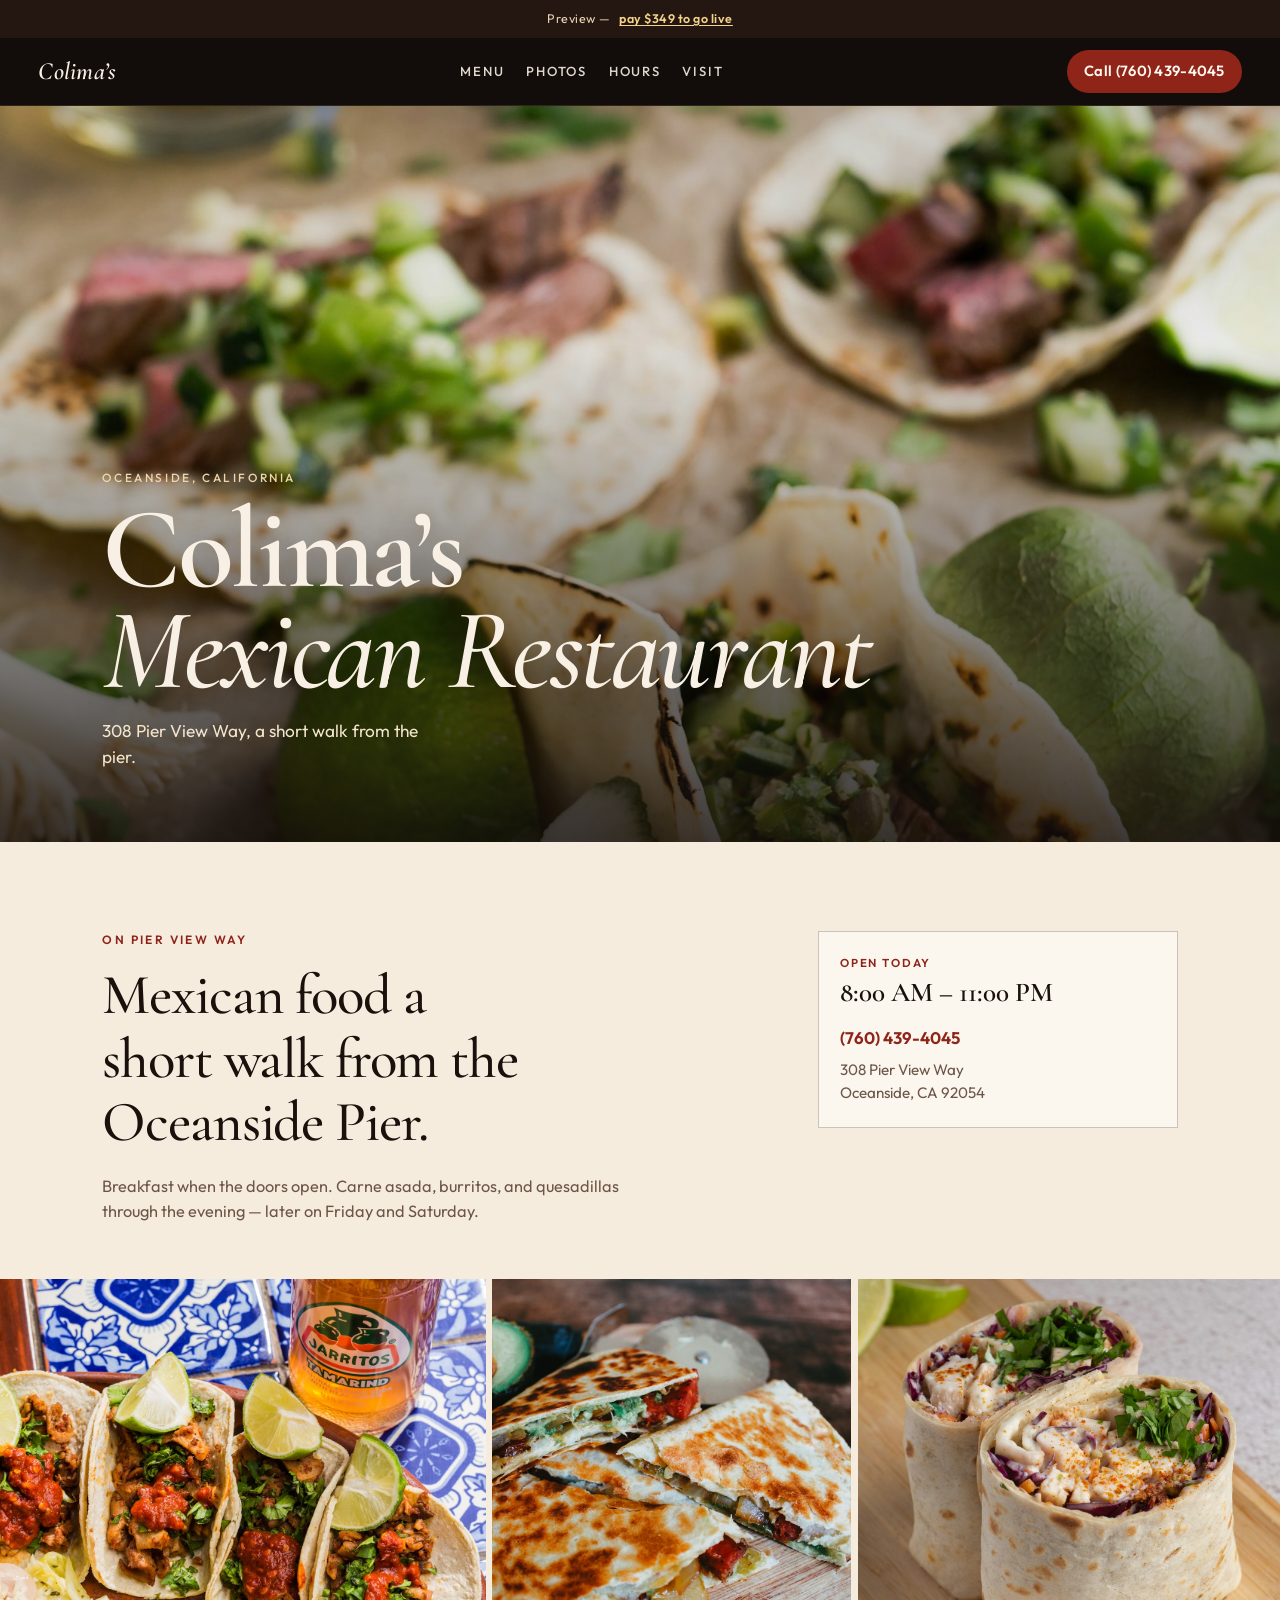
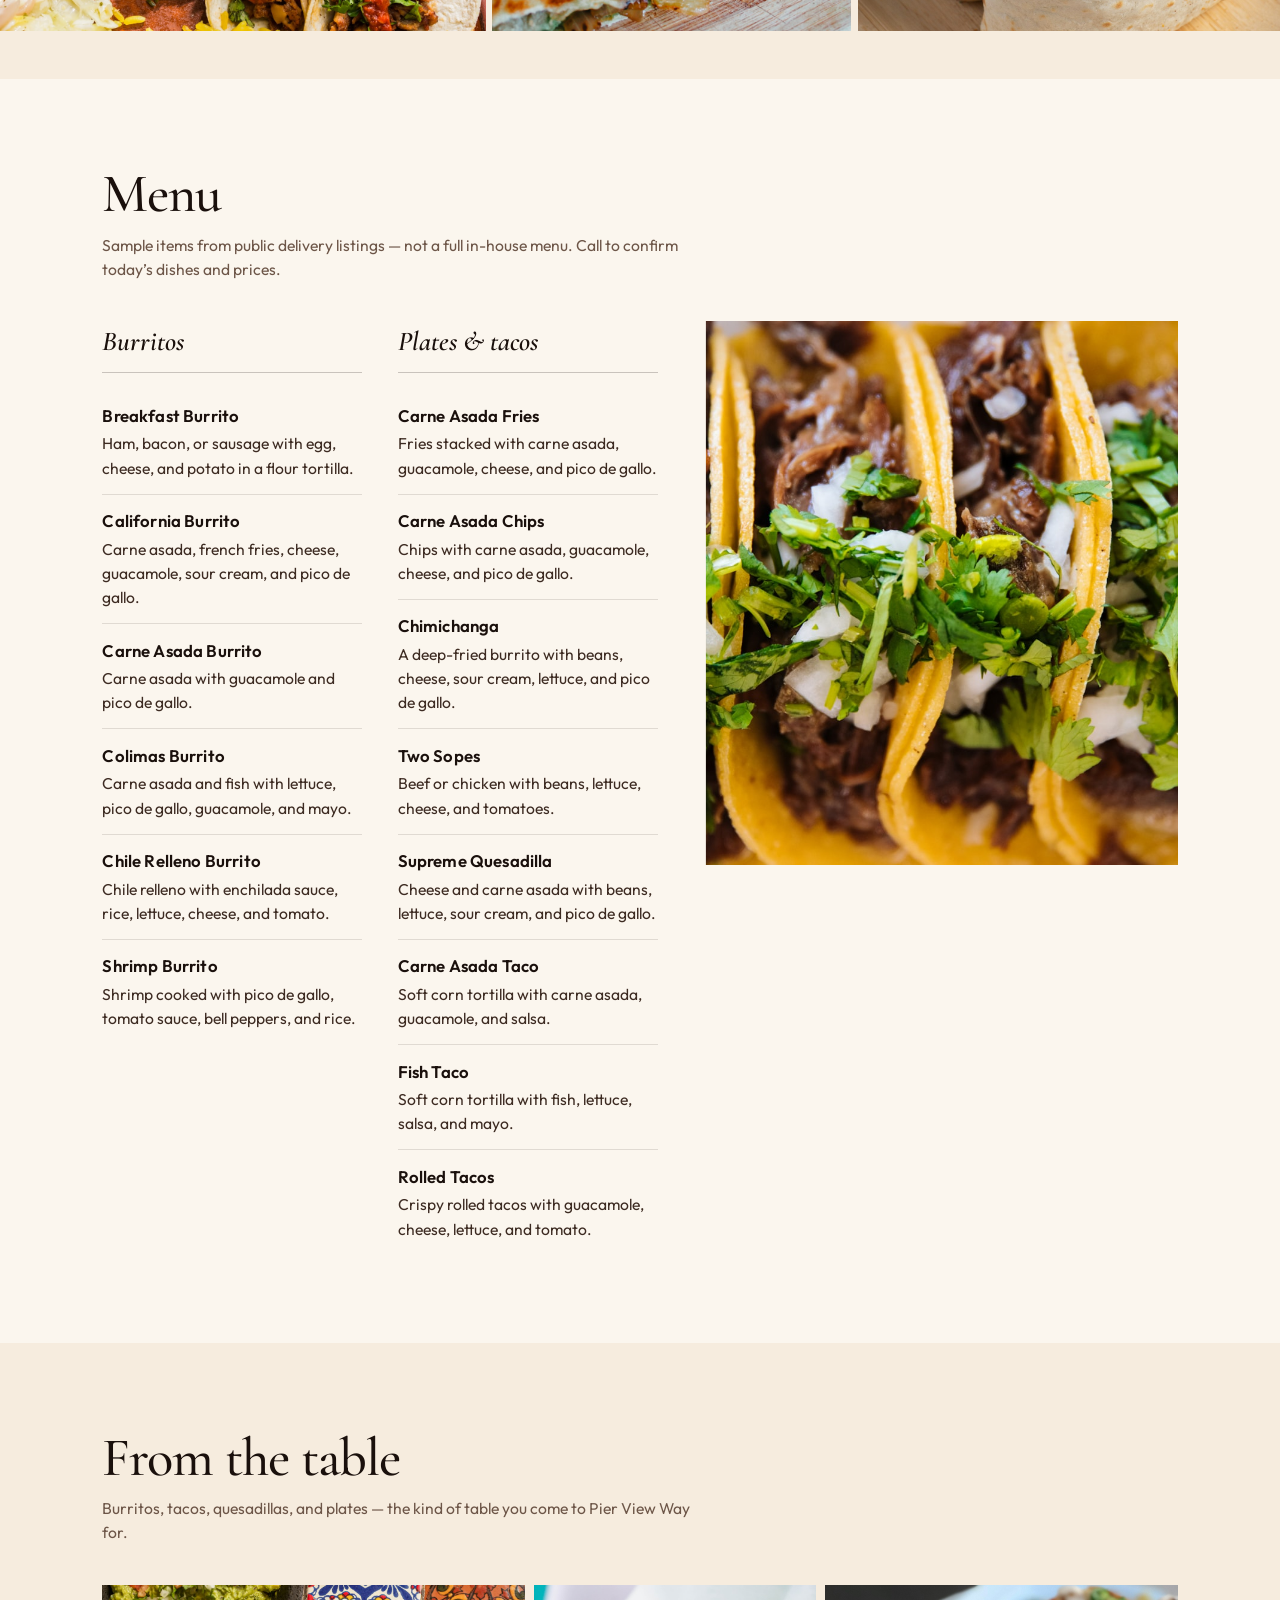
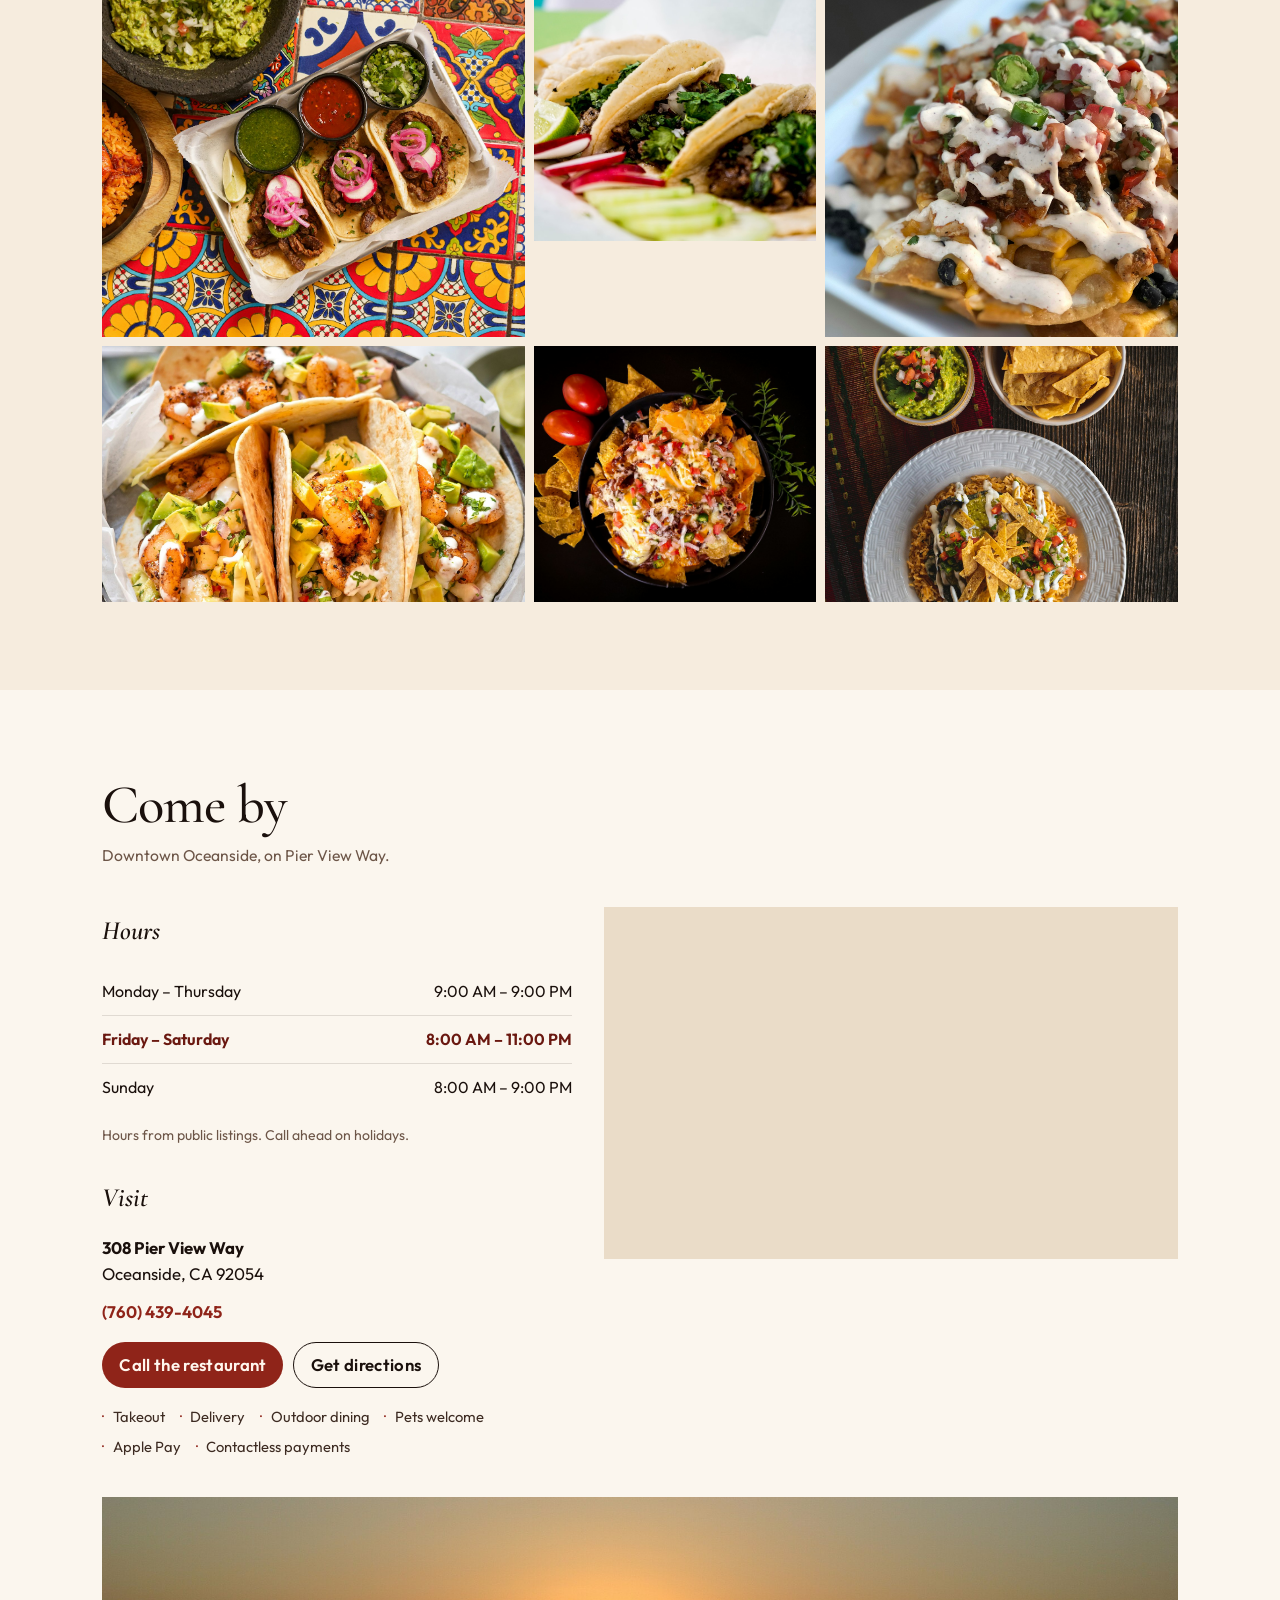
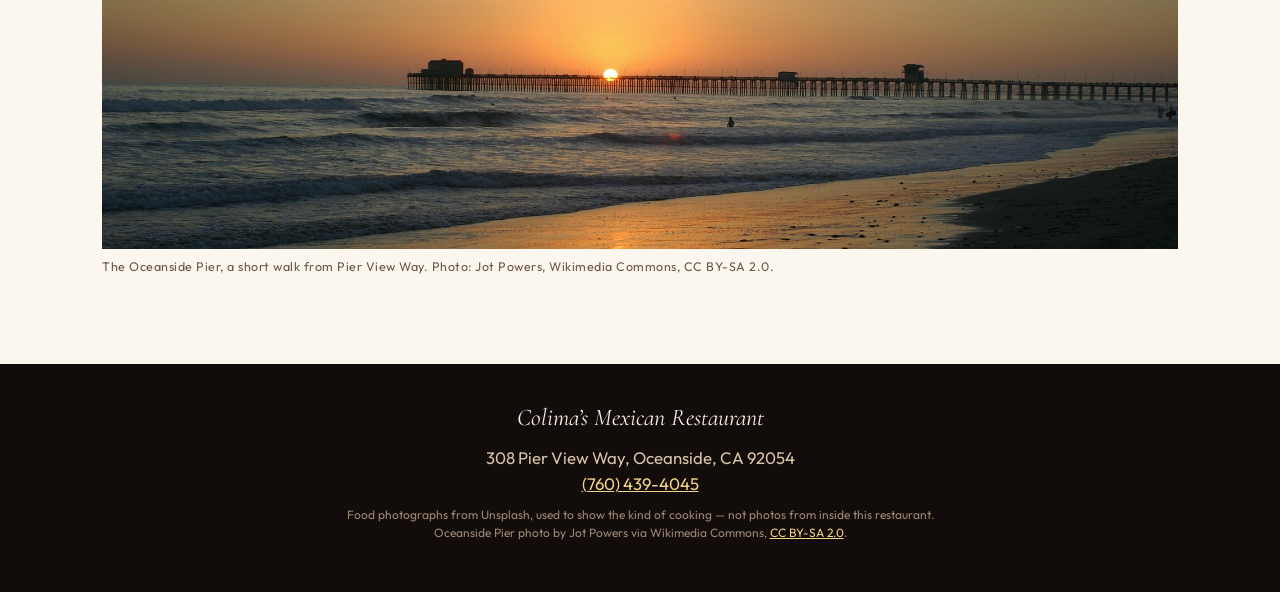
<file: index.html>
<!DOCTYPE html>
<html lang="en">
<head>
  <meta charset="utf-8">
  <meta name="viewport" content="width=device-width, initial-scale=1">
  <meta http-equiv="refresh" content="0; url=sites/colimas/">
  <link rel="canonical" href="sites/colimas/">
  <title>Colima’s Mexican Restaurant — preview</title>
</head>
<body>
  <p><a href="sites/colimas/">Open the Colima’s Mexican Restaurant preview</a></p>
  <script>location.replace("sites/colimas/");</script>
</body>
</html>
</file>
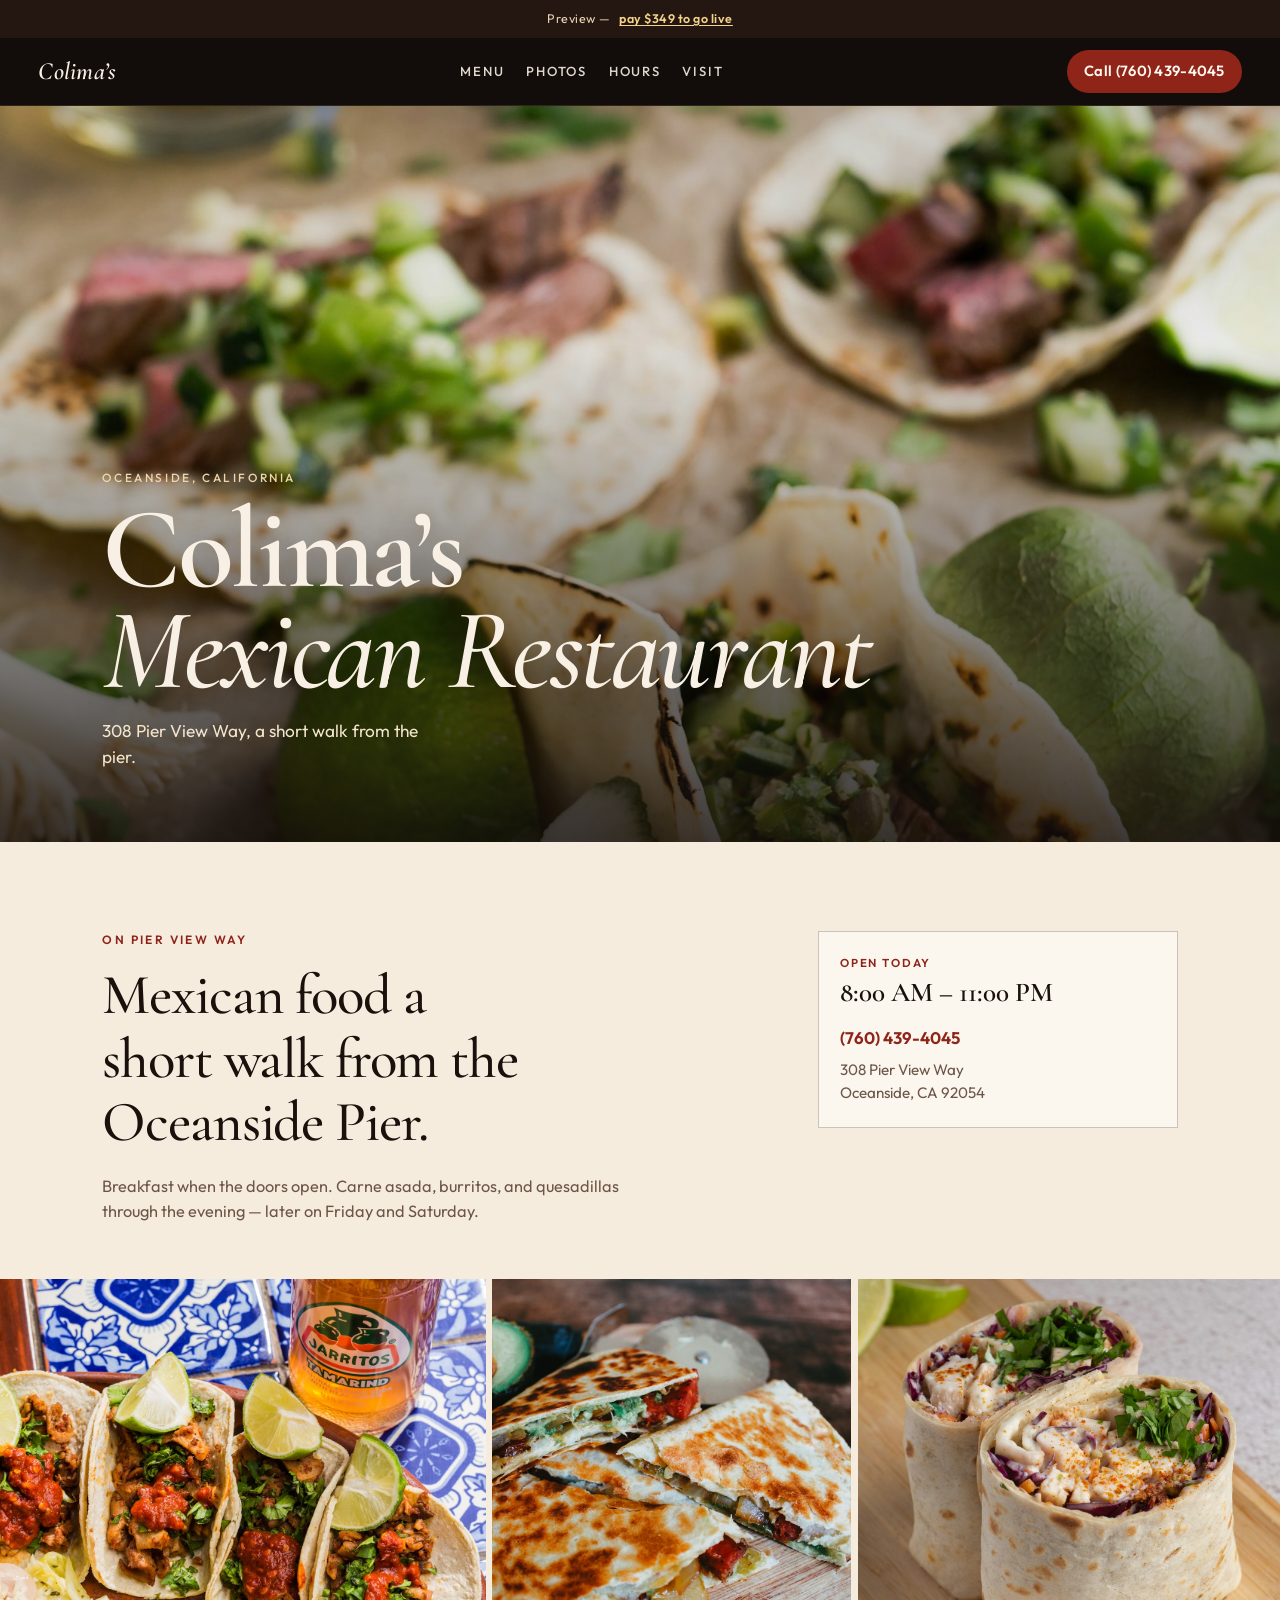
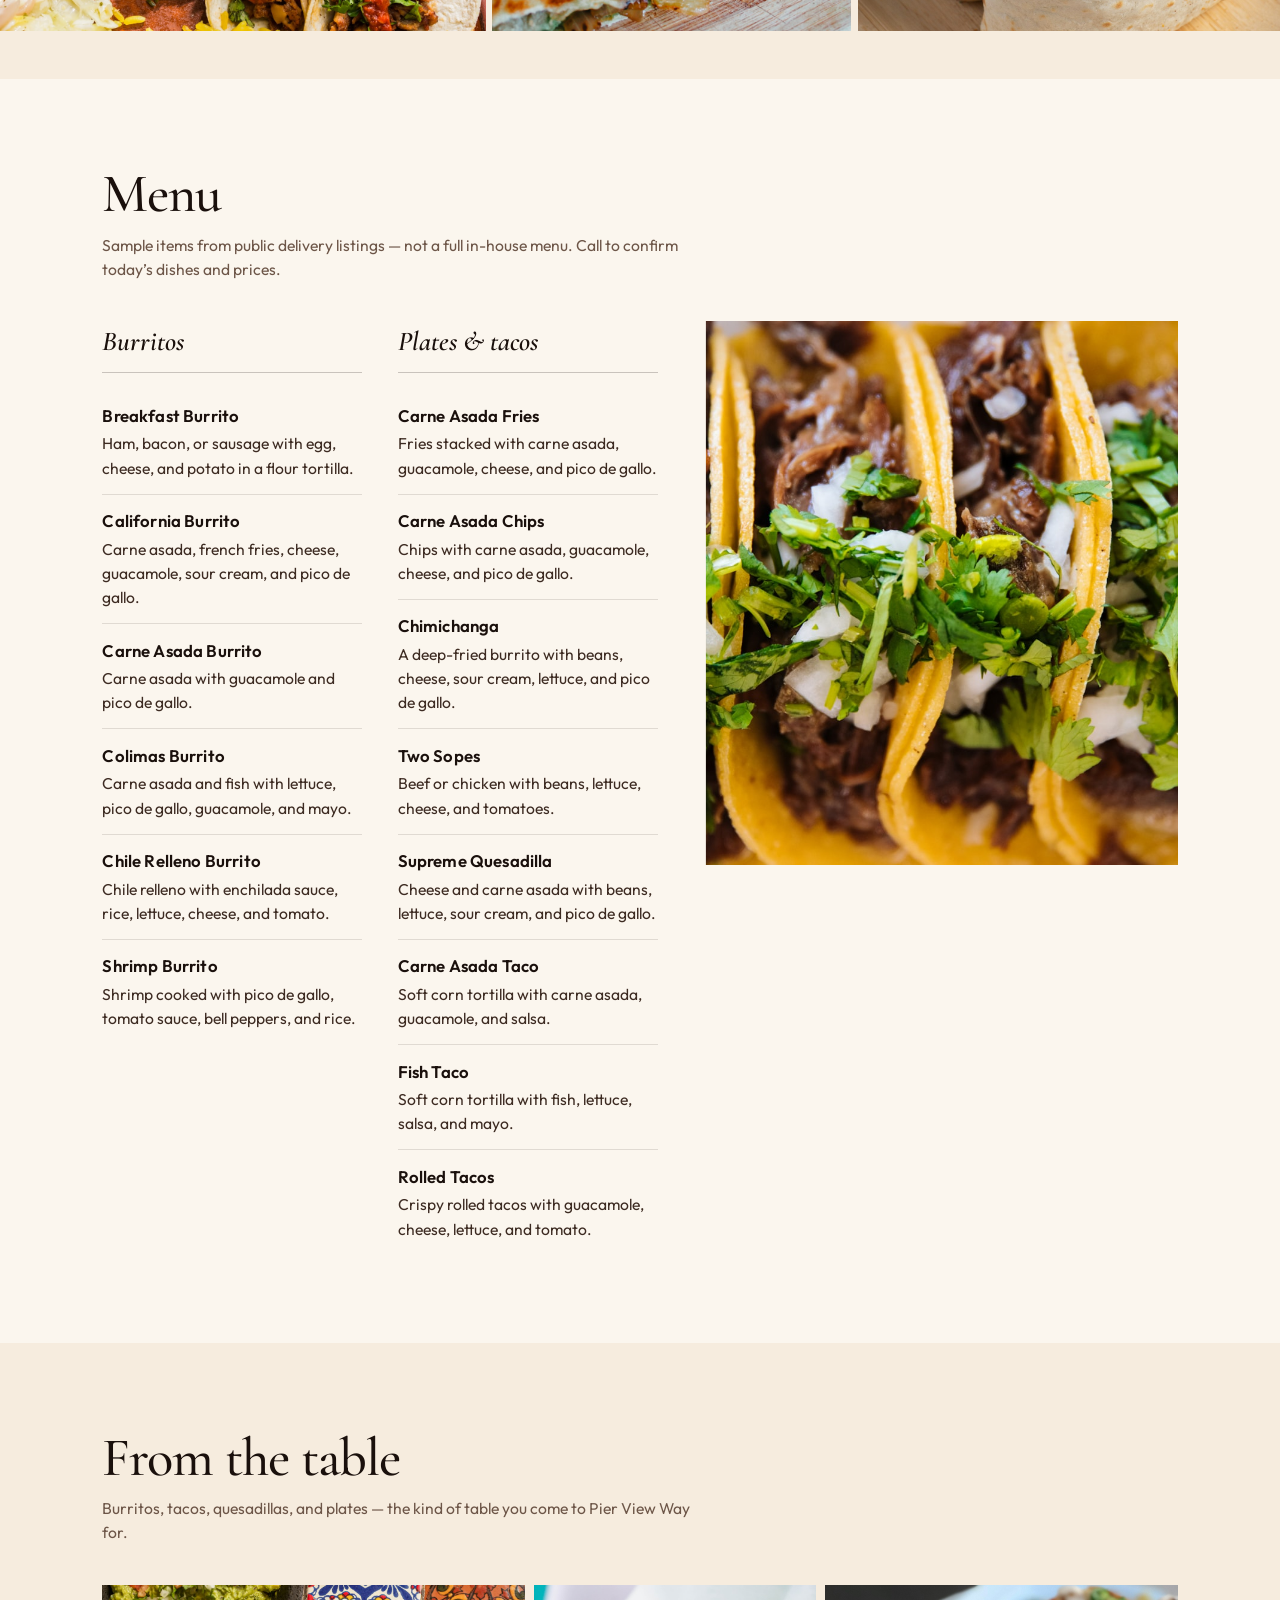
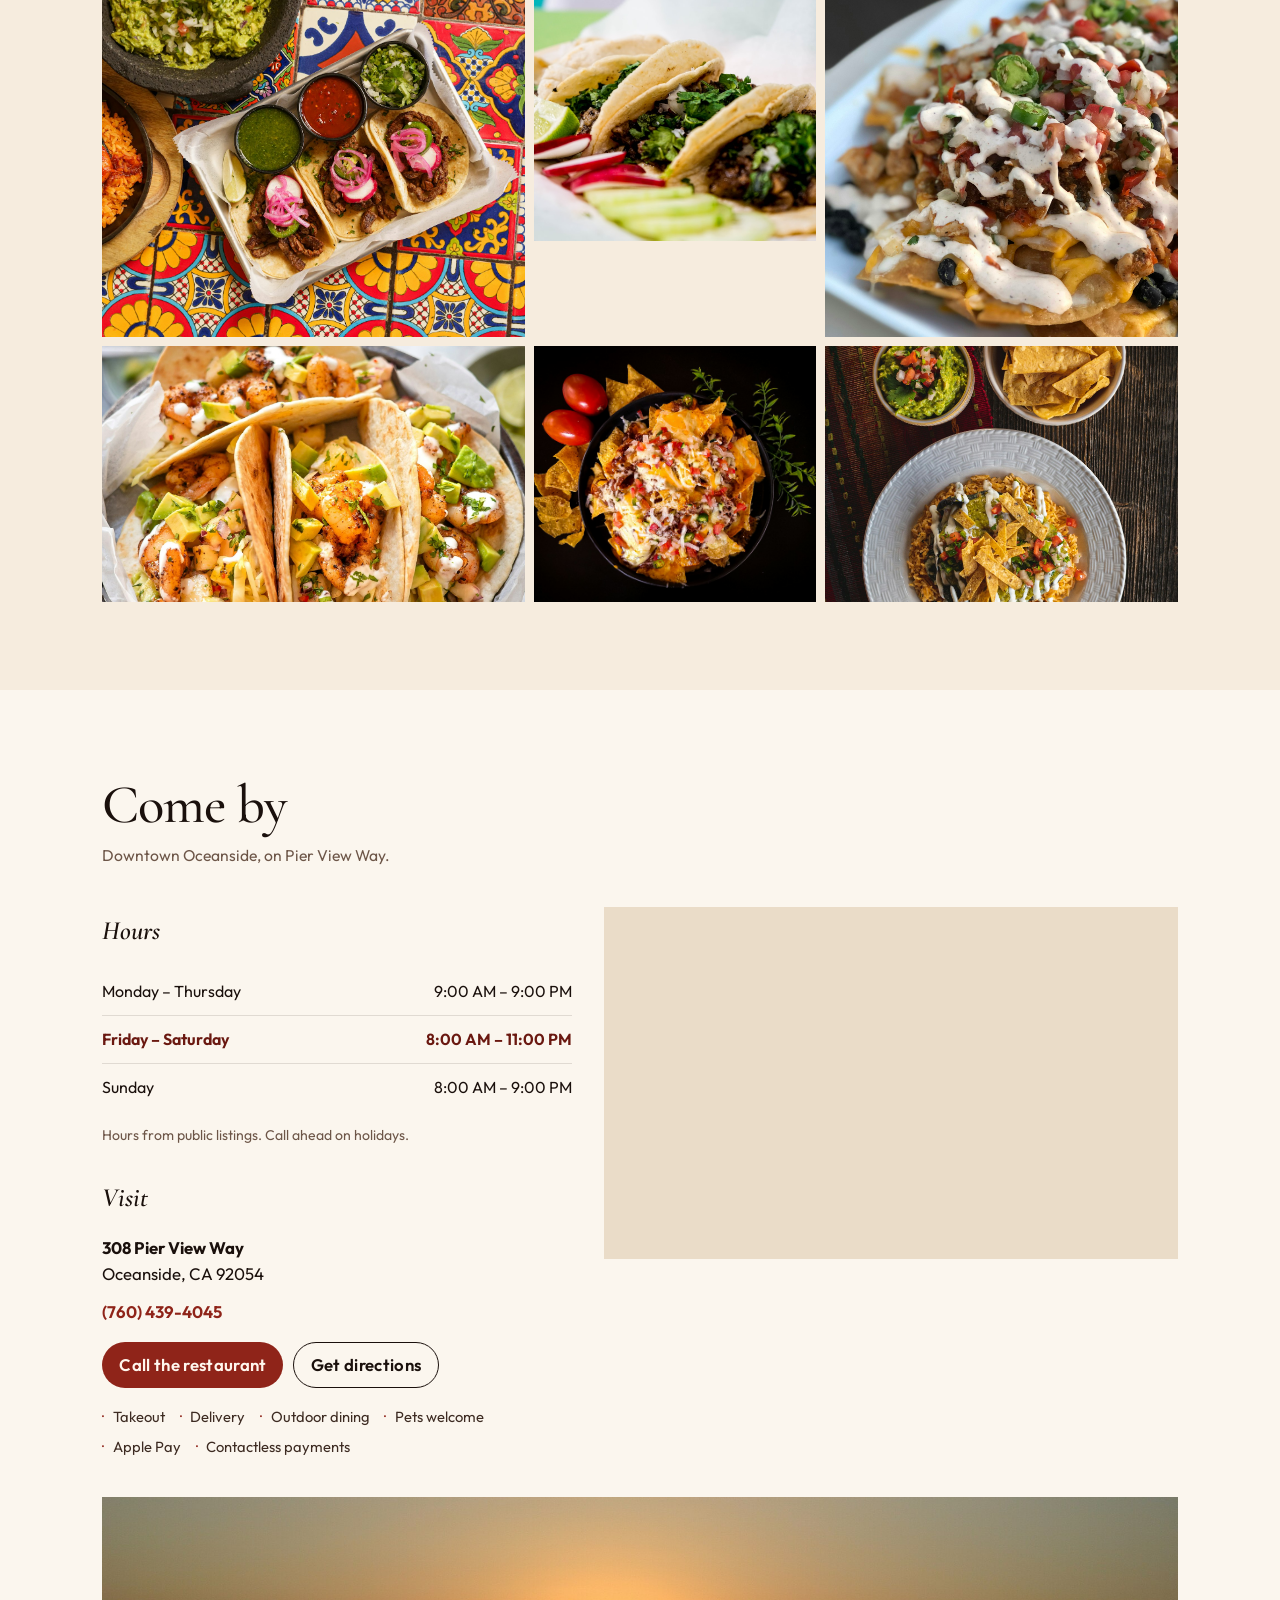
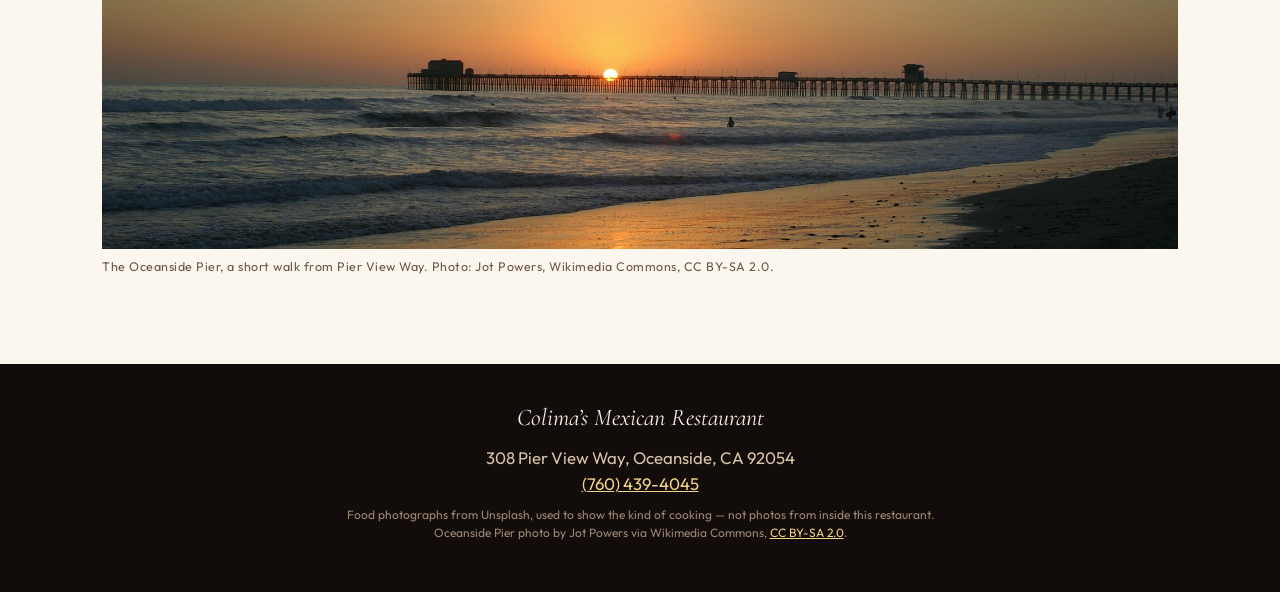
<file: sites/colimas/index.html>
<!DOCTYPE html>
<html lang="en">
<head>
  <meta charset="utf-8">
  <meta name="viewport" content="width=device-width, initial-scale=1">
  <meta name="theme-color" content="#120C0A">
  <meta name="description" content="Colima’s Mexican Restaurant at 308 Pier View Way, Oceanside, CA. Call (760) 439-4045.">
  <title>Colima’s Mexican Restaurant — Oceanside, CA</title>
  <link rel="icon" href="assets/favicon.svg" type="image/svg+xml">
  <link rel="canonical" href="https://gitcuzzi.github.io/cuzzi-jobss/sites/colimas/">
  <meta property="og:title" content="Colima’s Mexican Restaurant — Oceanside, CA">
  <meta property="og:description" content="Mexican food on Pier View Way, a short walk from the Oceanside Pier.">
  <meta property="og:type" content="website">
  <meta property="og:image" content="assets/images/taco-lime.jpg">
  <link rel="preload" as="image" href="assets/images/taco-lime.jpg">
  <link rel="preconnect" href="https://fonts.googleapis.com">
  <link rel="preconnect" href="https://fonts.gstatic.com" crossorigin>
  <link href="https://fonts.googleapis.com/css2?family=Cormorant+Garamond:ital,wght@0,500;0,600;1,500;1,600&family=Outfit:wght@400;500;600&display=swap" rel="stylesheet">
  <link rel="stylesheet" href="assets/styles.css">
  <script type="application/ld+json">
  {
    "@context": "https://schema.org",
    "@type": "Restaurant",
    "name": "Colima's Mexican Restaurant",
    "servesCuisine": "Mexican",
    "telephone": "+1-760-439-4045",
    "address": {
      "@type": "PostalAddress",
      "streetAddress": "308 Pier View Way",
      "addressLocality": "Oceanside",
      "addressRegion": "CA",
      "postalCode": "92054",
      "addressCountry": "US"
    },
    "url": "https://gitcuzzi.github.io/cuzzi-jobss/sites/colimas/",
    "openingHoursSpecification": [
      {
        "@type": "OpeningHoursSpecification",
        "dayOfWeek": ["Monday", "Tuesday", "Wednesday", "Thursday"],
        "opens": "09:00",
        "closes": "21:00"
      },
      {
        "@type": "OpeningHoursSpecification",
        "dayOfWeek": ["Friday", "Saturday"],
        "opens": "08:00",
        "closes": "23:00"
      },
      {
        "@type": "OpeningHoursSpecification",
        "dayOfWeek": "Sunday",
        "opens": "08:00",
        "closes": "21:00"
      }
    ]
  }
  </script>
</head>
<body>
  <a class="skip" href="#menu">Skip to menu</a>

  <div class="preview">
    Preview — <a href="https://www.paypal.com/invoice/p/#NQBCDNTKDFWH4Y24">pay $349 to go live</a>
  </div>

  <header class="site-header">
    <a class="wordmark" href="#top">Colima’s</a>
    <nav class="nav" aria-label="Primary">
      <a href="#menu">Menu</a>
      <a href="#photos">Photos</a>
      <a href="#visit">Hours</a>
      <a href="#visit">Visit</a>
    </nav>
    <a class="btn btn-call header-call" href="tel:+17604394045">Call&nbsp;<span class="full-phone">(760) 439-4045</span></a>
  </header>

  <section class="hero" id="top">
    <div class="hero-media" aria-hidden="true">
      <img src="assets/images/taco-lime.jpg" alt="" width="1400" height="933">
    </div>
    <div class="hero-copy">
      <p class="eyebrow">Oceanside, California</p>
      <h1>Colima’s<br><em>Mexican Restaurant</em></h1>
      <p class="hero-sub">308 Pier View Way, a short walk from the pier.</p>
    </div>
  </section>

  <section class="intro">
    <div class="wrap intro-grid">
      <div>
        <p class="intro-kicker">On Pier View Way</p>
        <p class="lede">Mexican food a short walk from the Oceanside Pier.</p>
        <p class="lede-note">Breakfast when the doors open. Carne asada, burritos, and quesadillas through the evening — later on Friday and Saturday.</p>
      </div>
      <aside class="hours-card" aria-label="Hours and phone">
        <p class="hours-card-kicker">Open today</p>
        <p class="hours-card-today" id="open-today">8:00 AM – 9:00 PM</p>
        <p class="hours-card-phone"><a href="tel:+17604394045">(760) 439-4045</a></p>
        <p class="hours-card-addr">308 Pier View Way<br>Oceanside, CA 92054</p>
      </aside>
    </div>
  </section>

  <div class="band" aria-hidden="false">
    <figure>
      <img src="assets/images/asada.jpg" alt="Street tacos with cilantro, onion, salsa, and lime on a clay platter" width="1400" height="933">
    </figure>
    <figure>
      <img src="assets/images/quesadilla.jpg" alt="Grilled quesadilla wedges with melted cheese and guacamole" width="1400" height="933">
    </figure>
    <figure>
      <img src="assets/images/burrito.jpg" alt="A cut burrito showing grilled meat, cabbage, and cilantro" width="1400" height="933">
    </figure>
  </div>

  <section class="section menu" id="menu">
    <div class="wrap">
      <div class="section-head">
        <h2>Menu</h2>
        <p class="section-note">Sample items from public delivery listings — not a full in-house menu. Call to confirm today’s dishes and prices.</p>
      </div>

      <div class="menu-grid">
        <div class="menu-copy">
          <div class="menu-block">
            <h3>Burritos</h3>
            <ul class="dishes">
              <li>
                <span class="dish">Breakfast Burrito</span>
                <p>Ham, bacon, or sausage with egg, cheese, and potato in a flour tortilla.</p>
              </li>
              <li>
                <span class="dish">California Burrito</span>
                <p>Carne asada, french fries, cheese, guacamole, sour cream, and pico de gallo.</p>
              </li>
              <li>
                <span class="dish">Carne Asada Burrito</span>
                <p>Carne asada with guacamole and pico de gallo.</p>
              </li>
              <li>
                <span class="dish">Colimas Burrito</span>
                <p>Carne asada and fish with lettuce, pico de gallo, guacamole, and mayo.</p>
              </li>
              <li>
                <span class="dish">Chile Relleno Burrito</span>
                <p>Chile relleno with enchilada sauce, rice, lettuce, cheese, and tomato.</p>
              </li>
              <li>
                <span class="dish">Shrimp Burrito</span>
                <p>Shrimp cooked with pico de gallo, tomato sauce, bell peppers, and rice.</p>
              </li>
            </ul>
          </div>

          <div class="menu-block">
            <h3>Plates &amp; tacos</h3>
            <ul class="dishes">
              <li>
                <span class="dish">Carne Asada Fries</span>
                <p>Fries stacked with carne asada, guacamole, cheese, and pico de gallo.</p>
              </li>
              <li>
                <span class="dish">Carne Asada Chips</span>
                <p>Chips with carne asada, guacamole, cheese, and pico de gallo.</p>
              </li>
              <li>
                <span class="dish">Chimichanga</span>
                <p>A deep-fried burrito with beans, cheese, sour cream, lettuce, and pico de gallo.</p>
              </li>
              <li>
                <span class="dish">Two Sopes</span>
                <p>Beef or chicken with beans, lettuce, cheese, and tomatoes.</p>
              </li>
              <li>
                <span class="dish">Supreme Quesadilla</span>
                <p>Cheese and carne asada with beans, lettuce, sour cream, and pico de gallo.</p>
              </li>
              <li>
                <span class="dish">Carne Asada Taco</span>
                <p>Soft corn tortilla with carne asada, guacamole, and salsa.</p>
              </li>
              <li>
                <span class="dish">Fish Taco</span>
                <p>Soft corn tortilla with fish, lettuce, salsa, and mayo.</p>
              </li>
              <li>
                <span class="dish">Rolled Tacos</span>
                <p>Crispy rolled tacos with guacamole, cheese, lettuce, and tomato.</p>
              </li>
            </ul>
          </div>
        </div>

        <figure class="menu-visual">
          <img src="assets/images/tacos-cilantro.jpg" alt="Close-up of corn tortillas filled with shredded meat, onion, and cilantro" width="1400" height="933">
        </figure>
      </div>
    </div>
  </section>

  <section class="section gallery-section" id="photos">
    <div class="wrap">
      <div class="section-head">
        <h2>From the table</h2>
        <p class="section-note">Burritos, tacos, quesadillas, and plates — the kind of table you come to Pier View Way for.</p>
      </div>
      <div class="gallery">
        <figure class="wide">
          <img src="assets/images/table.jpg" alt="Tacos, guacamole in a molcajete, and salsas on painted tile" width="1600" height="1067">
        </figure>
        <figure>
          <img src="assets/images/nachos.jpg" alt="Street tacos with cilantro, onion, radish, and lime" width="1400" height="933">
        </figure>
        <figure class="tall">
          <img src="assets/images/salsa.jpg" alt="Loaded nachos with pico de gallo, jalapeño, and crema" width="1400" height="933">
        </figure>
        <figure>
          <img src="assets/images/tacos-plate.jpg" alt="Shrimp tacos with avocado and crema" width="1400" height="933">
        </figure>
        <figure>
          <img src="assets/images/bowl.jpg" alt="A plate of cheese nachos with pico de gallo" width="1400" height="933">
        </figure>
        <figure>
          <img src="assets/images/chips.jpg" alt="Rice plate with guacamole and tortilla chips" width="1400" height="933">
        </figure>
      </div>
    </div>
  </section>

  <section class="section visit" id="visit">
    <div class="wrap">
      <div class="section-head">
        <h2>Come by</h2>
        <p class="section-note">Downtown Oceanside, on Pier View Way.</p>
      </div>

      <div class="visit-grid">
        <div class="panel">
          <h3>Hours</h3>
          <ul class="hours">
            <li data-days="1,2,3,4"><span>Monday – Thursday</span><span>9:00 AM – 9:00 PM</span></li>
            <li data-days="5,6"><span>Friday – Saturday</span><span>8:00 AM – 11:00 PM</span></li>
            <li data-days="0"><span>Sunday</span><span>8:00 AM – 9:00 PM</span></li>
          </ul>
          <p class="hours-note">Hours from public listings. Call ahead on holidays.</p>

          <h3 class="spaced">Visit</h3>
          <address class="address-block">
            <p>
              <strong>308 Pier View Way</strong><br>
              Oceanside, CA 92054
            </p>
            <p><a href="tel:+17604394045">(760) 439-4045</a></p>
          </address>
          <div class="visit-actions">
            <a class="btn btn-call" href="tel:+17604394045">Call the restaurant</a>
            <a class="btn btn-ghost" href="https://maps.google.com/?q=308+Pier+View+Way,+Oceanside,+CA+92054">Get directions</a>
          </div>
          <ul class="amenities">
            <li>Takeout</li>
            <li>Delivery</li>
            <li>Outdoor dining</li>
            <li>Pets welcome</li>
            <li>Apple Pay</li>
            <li>Contactless payments</li>
          </ul>
        </div>

        <div class="map-wrap">
          <iframe
            title="Map of Colima’s Mexican Restaurant at 308 Pier View Way, Oceanside"
            src="https://maps.google.com/maps?q=308+Pier+View+Way,+Oceanside,+CA+92054&amp;z=16&amp;output=embed"
            loading="lazy"
            referrerpolicy="no-referrer-when-downgrade"
            allowfullscreen>
          </iframe>
        </div>
      </div>

      <figure class="place-photo">
        <img src="assets/images/oceanside-pier.jpg" alt="Sunset at the Oceanside Pier" width="1920" height="863">
        <figcaption>The Oceanside Pier, a short walk from Pier View Way. Photo: Jot Powers, Wikimedia Commons, CC BY-SA 2.0.</figcaption>
      </figure>
    </div>
  </section>

  <footer class="site-footer">
    <p class="footer-name">Colima’s Mexican Restaurant</p>
    <p>308 Pier View Way, Oceanside, CA 92054<br>
      <a href="tel:+17604394045">(760) 439-4045</a>
    </p>
    <p class="credit">
      Food photographs from Unsplash, used to show the kind of cooking — not photos from inside this restaurant.<br>
      Oceanside Pier photo by Jot Powers via Wikimedia Commons, <a href="https://creativecommons.org/licenses/by-sa/2.0/">CC BY-SA 2.0</a>.
    </p>
  </footer>

  <div class="mobile-bar">
    <a class="btn btn-call" href="tel:+17604394045">Call</a>
    <a class="btn btn-solid" href="https://maps.google.com/?q=308+Pier+View+Way,+Oceanside,+CA+92054">Directions</a>
  </div>

  <script src="assets/site.js"></script>
</body>
</html>
</file>
<file: sites/colimas/assets/styles.css>
:root {
  --ink: #1a100c;
  --ink-soft: #3d2b22;
  --muted: #6d5648;
  --paper: #f6ecde;
  --paper-deep: #eadcc8;
  --bone: #fbf6ee;
  --chile: #8f2419;
  --chile-deep: #6a1810;
  --espresso: #120c0a;
  --brass: #c4a46a;
  --line: rgba(26, 16, 12, 0.12);
  --line-strong: rgba(26, 16, 12, 0.22);
  --display: "Cormorant Garamond", "Iowan Old Style", Georgia, serif;
  --sans: "Outfit", "Avenir Next", "Segoe UI", sans-serif;
  --max: 72rem;
  --gutter: clamp(1.15rem, 4vw, 2.4rem);
  --header-h: 4.25rem;
  --preview-h: 2.35rem;
}

*,
*::before,
*::after { box-sizing: border-box; }

html {
  scroll-behavior: smooth;
  scroll-padding-top: calc(var(--preview-h) + var(--header-h) + 0.5rem);
}

body {
  margin: 0;
  color: var(--ink);
  background: var(--bone);
  font-family: var(--sans);
  font-size: 1.05rem;
  line-height: 1.55;
  -webkit-font-smoothing: antialiased;
  text-rendering: optimizeLegibility;
}

img { display: block; max-width: 100%; height: auto; }
a { color: inherit; }

.skip {
  position: absolute;
  left: 0.75rem;
  top: -3rem;
  z-index: 40;
  background: var(--chile);
  color: #fff;
  padding: 0.5rem 0.8rem;
  text-decoration: none;
}
.skip:focus { top: 0.75rem; }

.preview {
  position: sticky;
  top: 0;
  z-index: 30;
  min-height: var(--preview-h);
  display: flex;
  align-items: center;
  justify-content: center;
  gap: 0.55rem;
  padding: 0.4rem var(--gutter);
  background: #241610;
  color: #e8d3b4;
  font-size: 0.78rem;
  letter-spacing: 0.04em;
  text-align: center;
}
.preview a {
  color: #f3d38a;
  font-weight: 600;
  text-decoration: underline;
  text-underline-offset: 0.15em;
}
.preview a:hover { color: #fff; }

.site-header {
  position: sticky;
  top: var(--preview-h);
  z-index: 20;
  display: flex;
  align-items: center;
  justify-content: space-between;
  gap: 1rem;
  min-height: var(--header-h);
  padding: 0.55rem var(--gutter);
  color: #f7efe3;
  background: var(--espresso);
  border-bottom: 1px solid rgba(243, 211, 138, 0.12);
}
.site-header.is-scrolled {
  box-shadow: 0 10px 30px rgba(18, 12, 10, 0.22);
}

.wordmark {
  text-decoration: none;
  font-family: var(--display);
  font-style: italic;
  font-weight: 600;
  font-size: 1.55rem;
  letter-spacing: 0.01em;
  line-height: 1;
}

.nav {
  display: none;
  align-items: center;
  gap: 1.35rem;
  font-size: 0.82rem;
  font-weight: 500;
  letter-spacing: 0.14em;
  text-transform: uppercase;
}
.nav a { text-decoration: none; opacity: 0.9; }
.nav a:hover { opacity: 1; }

.btn {
  display: inline-flex;
  align-items: center;
  justify-content: center;
  min-height: 2.7rem;
  padding: 0.55rem 1.05rem;
  border-radius: 999px;
  text-decoration: none;
  font-weight: 600;
  letter-spacing: 0.02em;
  white-space: nowrap;
  transition: transform 160ms ease, background 160ms ease, color 160ms ease;
}
.btn:hover { transform: translateY(-1px); }
.btn-call {
  background: var(--chile);
  color: #fff7ee;
}
.btn-call:hover { background: var(--chile-deep); }
.btn-ghost {
  background: transparent;
  color: var(--ink);
  border: 1px solid var(--ink);
}
.btn-solid {
  background: var(--ink);
  color: var(--paper);
}
.header-call { font-size: 0.92rem; }
.header-call .full-phone { display: none; }
@media (min-width: 560px) {
  .header-call .full-phone { display: inline; }
}

.hero {
  position: relative;
  min-height: min(38rem, calc(100svh - var(--preview-h) - var(--header-h)));
  display: grid;
  align-items: end;
  color: #f8f0e4;
  isolation: isolate;
}
.hero-media,
.hero-media img {
  position: absolute;
  inset: 0;
  width: 100%;
  height: 100%;
  object-fit: cover;
  object-position: center 42%;
}
.hero::after {
  content: "";
  position: absolute;
  inset: 0;
  background:
    linear-gradient(180deg, rgba(18, 12, 10, 0.18) 0%, rgba(18, 12, 10, 0.08) 32%, rgba(18, 12, 10, 0.82) 100%);
  z-index: 1;
}
.hero-copy {
  position: relative;
  z-index: 2;
  width: min(var(--max), 100%);
  margin: 0 auto;
  padding: 0 var(--gutter) clamp(2.4rem, 7vw, 4.4rem);
}
.eyebrow {
  margin: 0 0 0.7rem;
  font-size: 0.74rem;
  font-weight: 500;
  letter-spacing: 0.22em;
  text-transform: uppercase;
  color: #f0d7a8;
}
.hero h1 {
  margin: 0;
  font-family: var(--display);
  font-weight: 600;
  font-size: clamp(3.2rem, 11vw, 7.2rem);
  line-height: 0.88;
  letter-spacing: -0.03em;
  text-shadow: 0 18px 40px rgba(18, 12, 10, 0.45);
}
.hero h1 em {
  font-style: italic;
  font-weight: 500;
}
.hero-sub {
  margin: 1rem 0 0;
  max-width: 22rem;
  font-size: 1.08rem;
  color: #f3e4cc;
}

.wrap {
  width: min(var(--max), 100%);
  margin: 0 auto;
  padding: 0 var(--gutter);
}

.intro {
  padding: clamp(3.2rem, 8vw, 5.6rem) 0 clamp(2.4rem, 5vw, 3.4rem);
  background: var(--paper);
}
.intro-grid {
  display: grid;
  gap: 2rem;
}
.intro-kicker {
  margin: 0 0 0.9rem;
  color: var(--chile);
  font-size: 0.75rem;
  font-weight: 600;
  letter-spacing: 0.2em;
  text-transform: uppercase;
}
.lede {
  margin: 0;
  max-width: 18ch;
  font-family: var(--display);
  font-size: clamp(2.05rem, 5.4vw, 3.55rem);
  font-weight: 500;
  line-height: 1.12;
  letter-spacing: -0.02em;
}
.lede-note {
  margin: 1.2rem 0 0;
  max-width: 34rem;
  color: var(--muted);
  font-size: 1.02rem;
}
.hours-card {
  align-self: start;
  padding: 1.35rem 1.3rem 1.4rem;
  background: var(--bone);
  border: 1px solid var(--line-strong);
}
.hours-card-kicker {
  margin: 0 0 0.35rem;
  color: var(--chile);
  font-size: 0.72rem;
  font-weight: 600;
  letter-spacing: 0.16em;
  text-transform: uppercase;
}
.hours-card-today {
  margin: 0 0 1rem;
  font-family: var(--display);
  font-size: 1.7rem;
  font-weight: 600;
  line-height: 1.15;
}
.hours-card-phone {
  margin: 0 0 0.45rem;
  font-weight: 650;
}
.hours-card-phone a {
  color: var(--chile);
  text-decoration: none;
}
.hours-card-phone a:hover { text-decoration: underline; }
.hours-card-addr {
  margin: 0;
  color: var(--muted);
  font-size: 0.95rem;
}

.band {
  display: grid;
  grid-template-columns: 1fr 1fr;
  gap: 0.4rem;
  padding: 0 var(--gutter) clamp(2rem, 5vw, 3rem);
  background: var(--paper);
}
.band figure { margin: 0; }
.band figure:last-child {
  grid-column: 1 / -1;
}
.band img {
  width: 100%;
  height: 11.5rem;
  object-fit: cover;
}
.band figcaption,
.gallery figcaption,
.place-photo figcaption {
  margin-top: 0.45rem;
  color: var(--muted);
  font-size: 0.78rem;
  letter-spacing: 0.04em;
}

.section {
  padding: clamp(3.2rem, 8vw, 5.5rem) 0;
}
.section-head {
  display: flex;
  flex-direction: column;
  gap: 0.7rem;
  margin-bottom: clamp(1.6rem, 4vw, 2.5rem);
}
.section h2 {
  margin: 0;
  font-family: var(--display);
  font-size: clamp(2.2rem, 5vw, 3.4rem);
  font-weight: 500;
  line-height: 1;
  letter-spacing: -0.02em;
}
.section-note {
  margin: 0;
  max-width: 38rem;
  color: var(--muted);
  font-size: 0.98rem;
}

.menu { background: var(--bone); }
.menu-grid {
  display: grid;
  gap: clamp(2.2rem, 5vw, 3.4rem);
}
.menu-block h3 {
  margin: 0 0 1rem;
  padding-bottom: 0.55rem;
  border-bottom: 1px solid var(--line-strong);
  font-family: var(--display);
  font-size: 1.7rem;
  font-weight: 600;
  font-style: italic;
}
.dishes {
  list-style: none;
  margin: 0;
  padding: 0;
}
.dishes li {
  padding: 0.85rem 0;
  border-bottom: 1px solid var(--line);
}
.dishes li:last-child { border-bottom: 0; }
.dish {
  display: block;
  margin-bottom: 0.15rem;
  font-weight: 600;
  letter-spacing: 0.01em;
}
.dishes p {
  margin: 0;
  color: var(--ink-soft);
  font-size: 0.98rem;
}
.menu-visual {
  margin: 0;
}
.menu-visual img {
  width: 100%;
  height: 16.5rem;
  object-fit: cover;
}

.gallery-section { background: var(--paper); }
.gallery {
  display: grid;
  grid-template-columns: 1fr 1fr;
  gap: 0.45rem;
}
.gallery figure { margin: 0; }
.gallery img {
  width: 100%;
  height: 10.5rem;
  object-fit: cover;
}
.gallery .wide {
  grid-column: 1 / -1;
}
.gallery .wide img { height: 14rem; }

.visit { background: var(--bone); }
.visit-grid {
  display: grid;
  gap: 2rem;
}
.panel {
  padding-top: 0.2rem;
}
.panel h3 {
  margin: 0 0 1rem;
  font-family: var(--display);
  font-size: 1.65rem;
  font-weight: 600;
  font-style: italic;
}
.panel h3.spaced { margin-top: 2rem; }
address { font-style: normal; }
.address-block p { margin: 0 0 0.7rem; }
.address-block a {
  color: var(--chile);
  font-weight: 650;
  text-decoration: none;
}
.address-block a:hover { text-decoration: underline; }
.visit-actions {
  display: none;
  flex-wrap: wrap;
  gap: 0.6rem;
  margin-top: 1.1rem;
}

.hours {
  list-style: none;
  margin: 0;
  padding: 0;
}
.hours li {
  display: flex;
  justify-content: space-between;
  gap: 1rem;
  padding: 0.7rem 0;
  border-bottom: 1px solid var(--line);
  font-size: 1rem;
}
.hours li:last-child { border-bottom: 0; }
.hours .is-today {
  font-weight: 650;
  color: var(--chile-deep);
}
.hours-note {
  margin: 0.85rem 0 0;
  color: var(--muted);
  font-size: 0.88rem;
}

.amenities {
  display: flex;
  flex-wrap: wrap;
  gap: 0.45rem 0.9rem;
  margin: 1.15rem 0 0;
  padding: 0;
  list-style: none;
  color: var(--ink-soft);
  font-size: 0.92rem;
}
.amenities li::before {
  content: "·";
  margin-right: 0.55rem;
  color: var(--chile);
}

.map-wrap {
  overflow: hidden;
  background: var(--paper-deep);
  min-height: 16rem;
}
.map-wrap iframe {
  display: block;
  width: 100%;
  height: 18rem;
  border: 0;
}

.place-photo {
  margin: clamp(1.6rem, 4vw, 2.4rem) 0 0;
}
.place-photo img {
  width: 100%;
  height: 16rem;
  object-fit: cover;
  object-position: center 60%;
}

.site-footer {
  padding: 2.2rem var(--gutter) 6.4rem;
  background: var(--espresso);
  color: #d8c4aa;
  text-align: center;
}
.site-footer p { margin: 0 0 0.55rem; }
.site-footer a { color: #f3d38a; }
.footer-name {
  font-family: var(--display);
  font-style: italic;
  font-size: 1.5rem;
  color: #f7efe3;
}
.credit {
  margin-top: 1rem;
  font-size: 0.75rem;
  line-height: 1.5;
  color: #9d8874;
}

.mobile-bar {
  position: fixed;
  left: 0;
  right: 0;
  bottom: 0;
  z-index: 25;
  display: grid;
  grid-template-columns: 1fr 1fr;
  gap: 0.55rem;
  padding: 0.7rem var(--gutter) calc(0.7rem + env(safe-area-inset-bottom));
  background: rgba(251, 246, 238, 0.96);
  border-top: 1px solid var(--line);
  backdrop-filter: blur(10px);
}
.mobile-bar .btn { width: 100%; border-radius: 0.55rem; }

@media (min-width: 720px) {
  .nav { display: flex; }
  .intro-grid {
    grid-template-columns: 1.3fr 0.7fr;
    align-items: end;
    gap: 3rem;
  }
  .visit-actions { display: flex; }
  .band {
    grid-template-columns: 1.15fr 0.85fr 1fr;
    padding-left: 0;
    padding-right: 0;
  }
  .band figure:last-child { grid-column: auto; }
  .band img { height: 22rem; }
  .menu-grid {
    grid-template-columns: 1fr 1fr;
    column-gap: 3rem;
  }
  .menu-visual { grid-column: 1 / -1; }
  .menu-visual img { height: 22rem; }
  .gallery { grid-template-columns: 1.2fr 0.8fr 1fr; gap: 0.55rem; }
  .gallery img { height: 16rem; }
  .gallery .wide { grid-column: auto; }
  .gallery .wide img,
  .gallery .tall img { height: 22rem; }
  .visit-grid { grid-template-columns: 0.9fr 1.1fr; align-items: start; }
  .map-wrap iframe { height: 22rem; }
  .place-photo img { height: 22rem; }
  .mobile-bar { display: none; }
  .site-footer { padding-bottom: 2.6rem; }
}

@media (min-width: 980px) {
  .hero { min-height: min(46rem, calc(100svh - var(--preview-h) - var(--header-h))); }
  .lede { max-width: 16ch; }
  .menu-grid {
    grid-template-columns: 1fr 0.85fr;
    align-items: start;
  }
  .menu-copy { display: grid; grid-template-columns: 1fr 1fr; gap: 0 2.2rem; }
  .menu-visual {
    grid-column: auto;
    position: sticky;
    top: calc(var(--preview-h) + var(--header-h) + 1rem);
  }
  .menu-visual img { height: 34rem; }
}

@media (prefers-reduced-motion: reduce) {
  html { scroll-behavior: auto; }
  .btn { transition: none; }
  .btn:hover { transform: none; }
}
</file>
